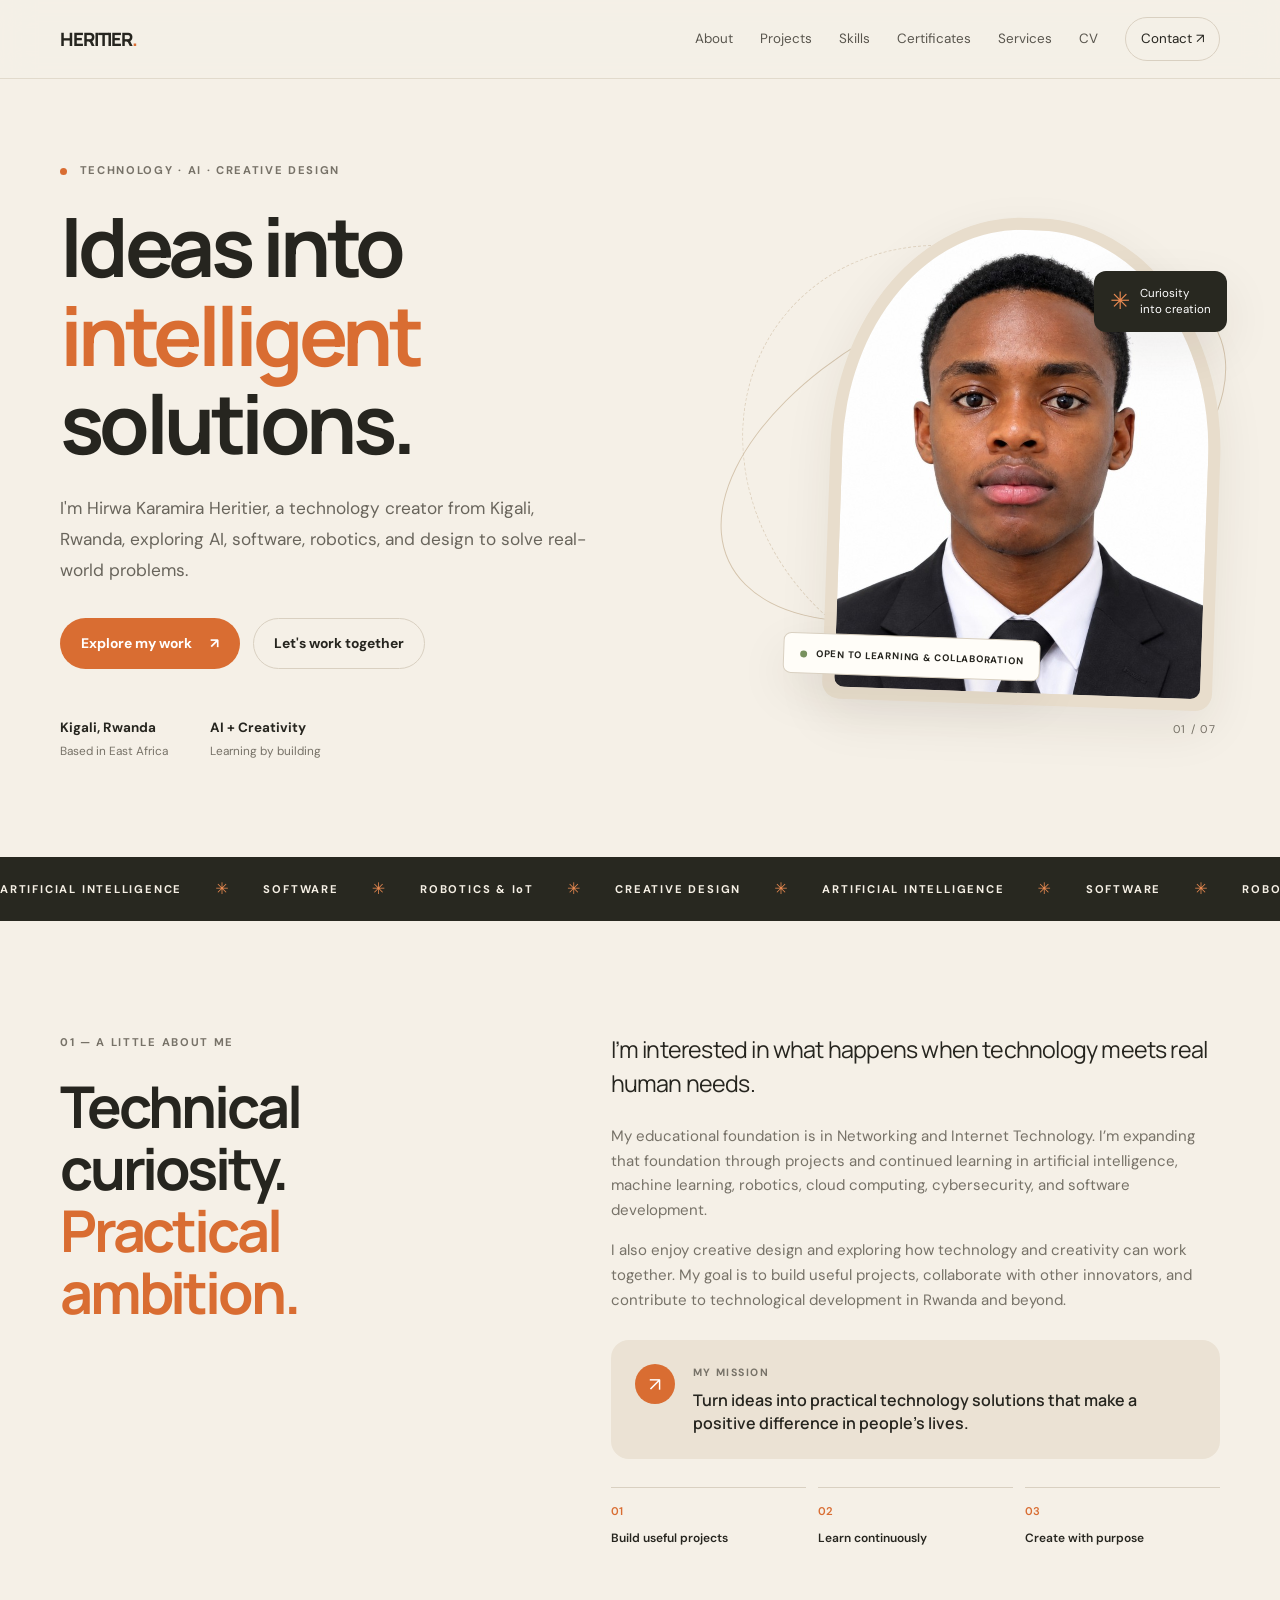
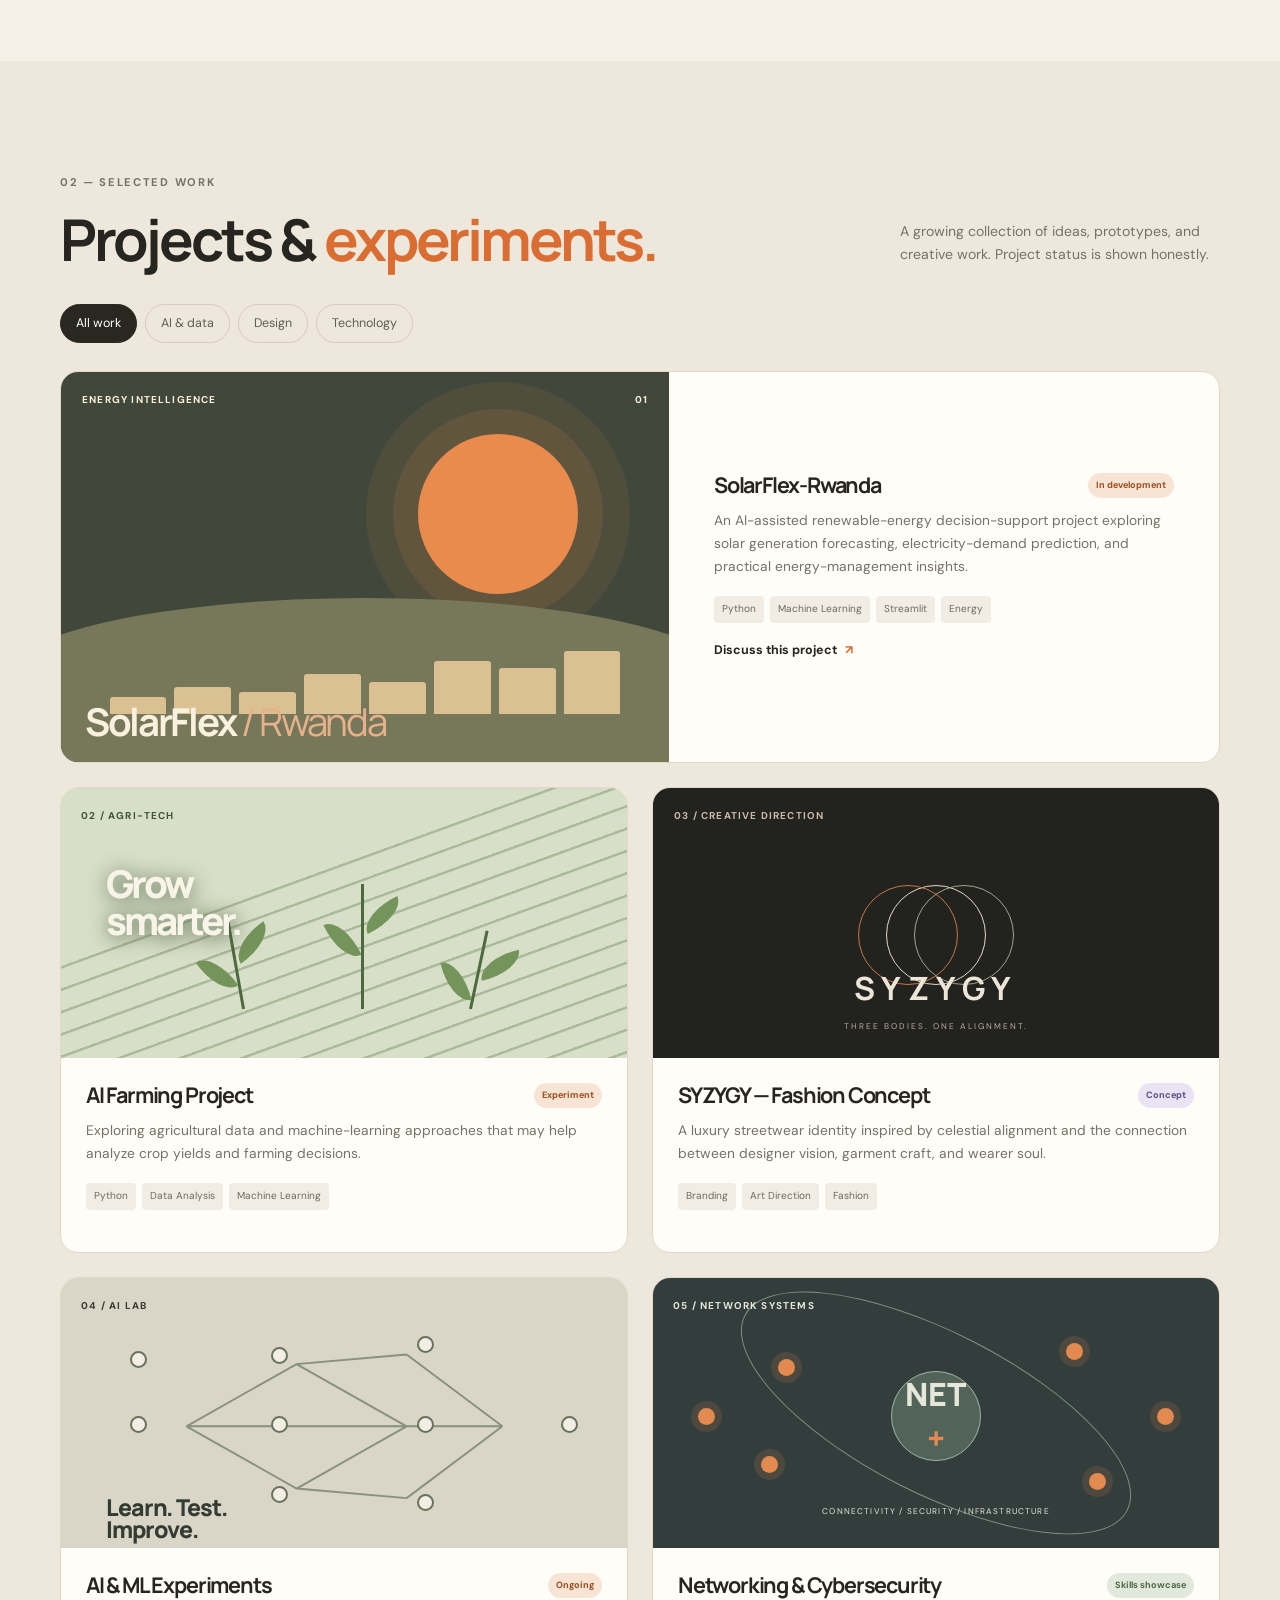
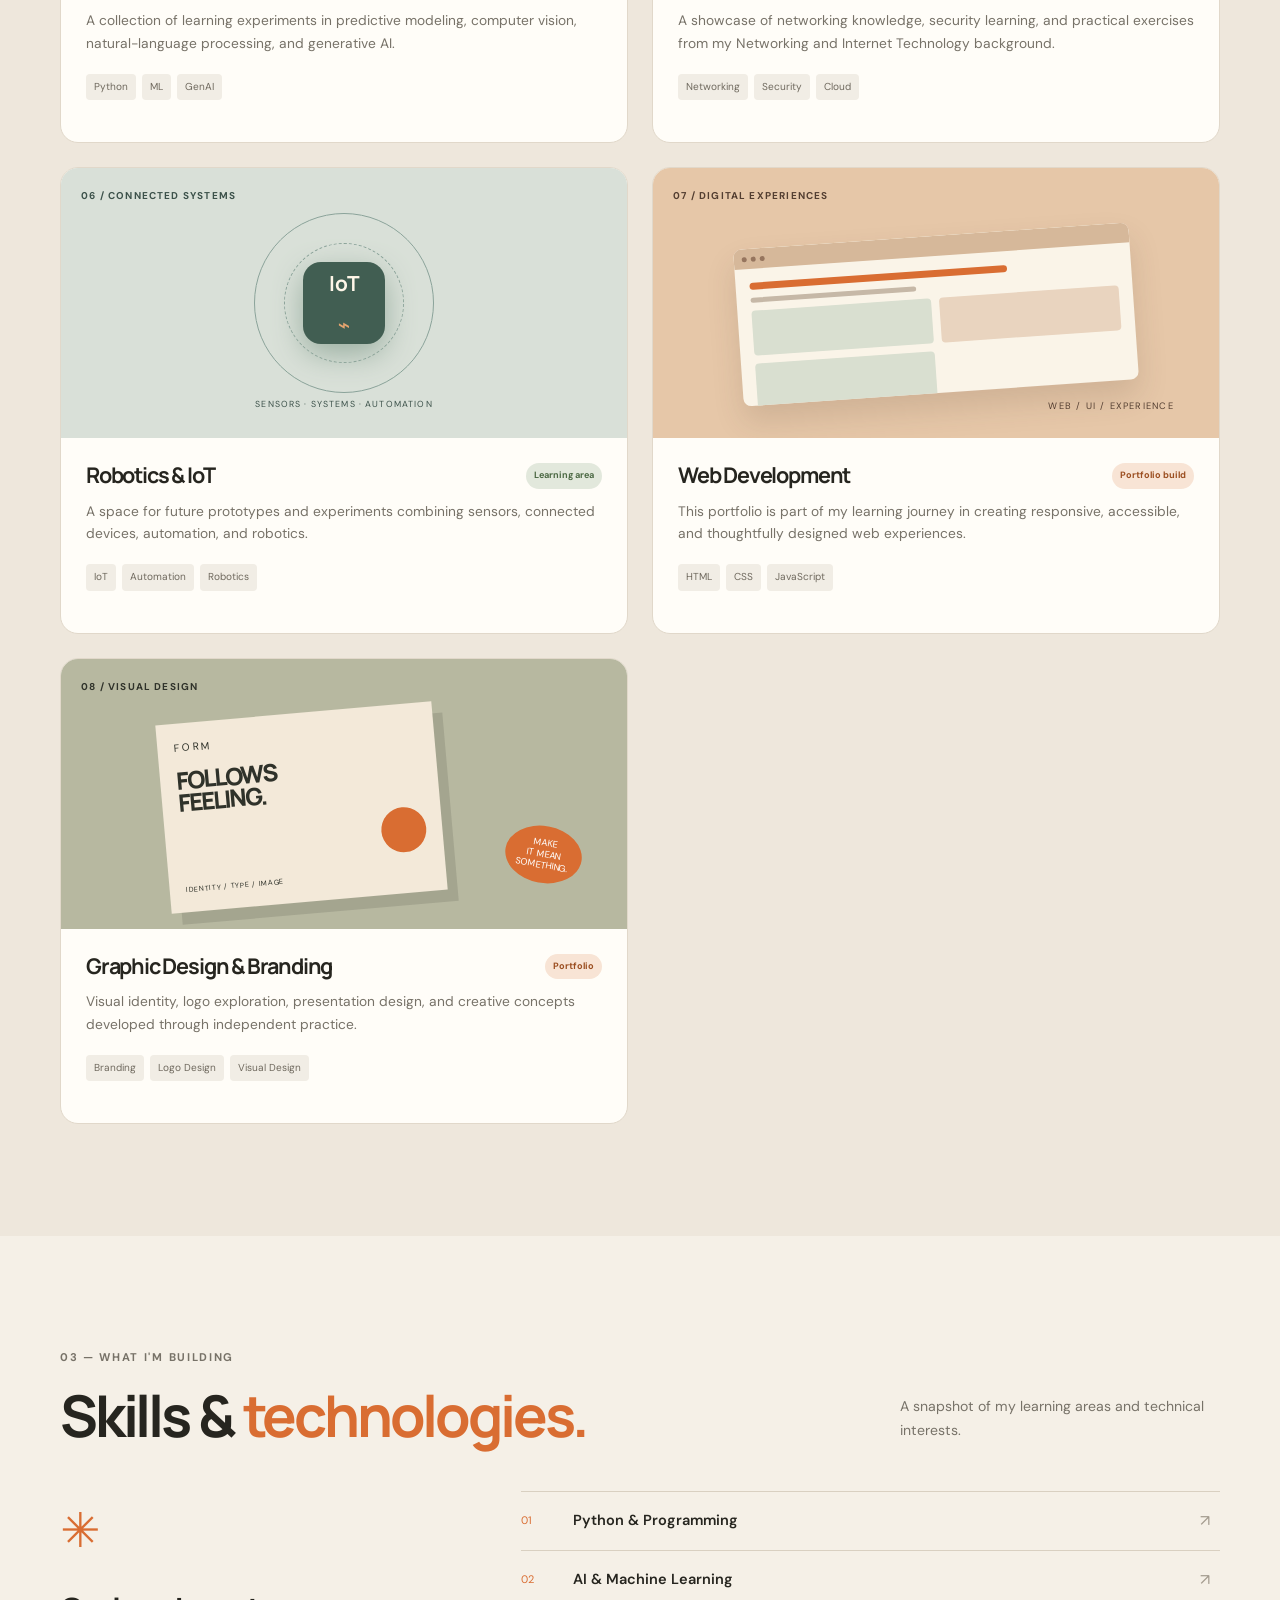
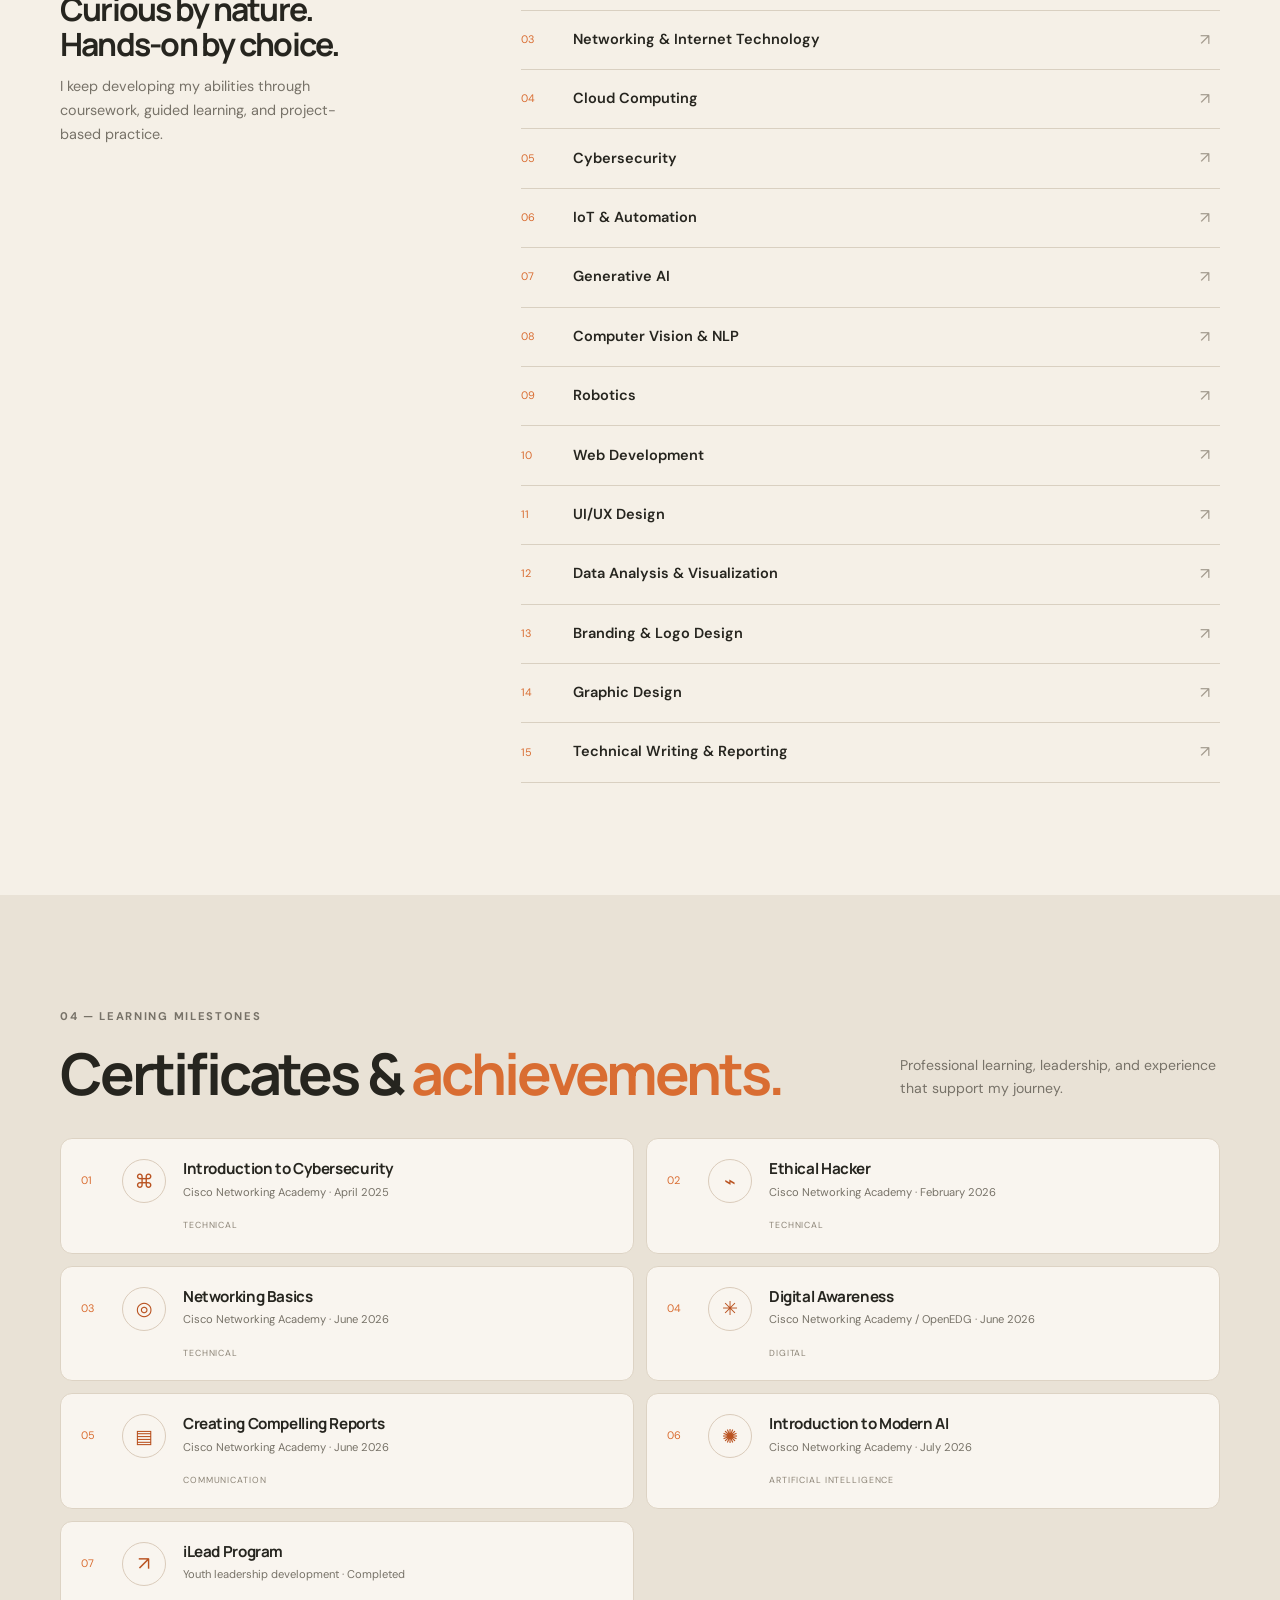
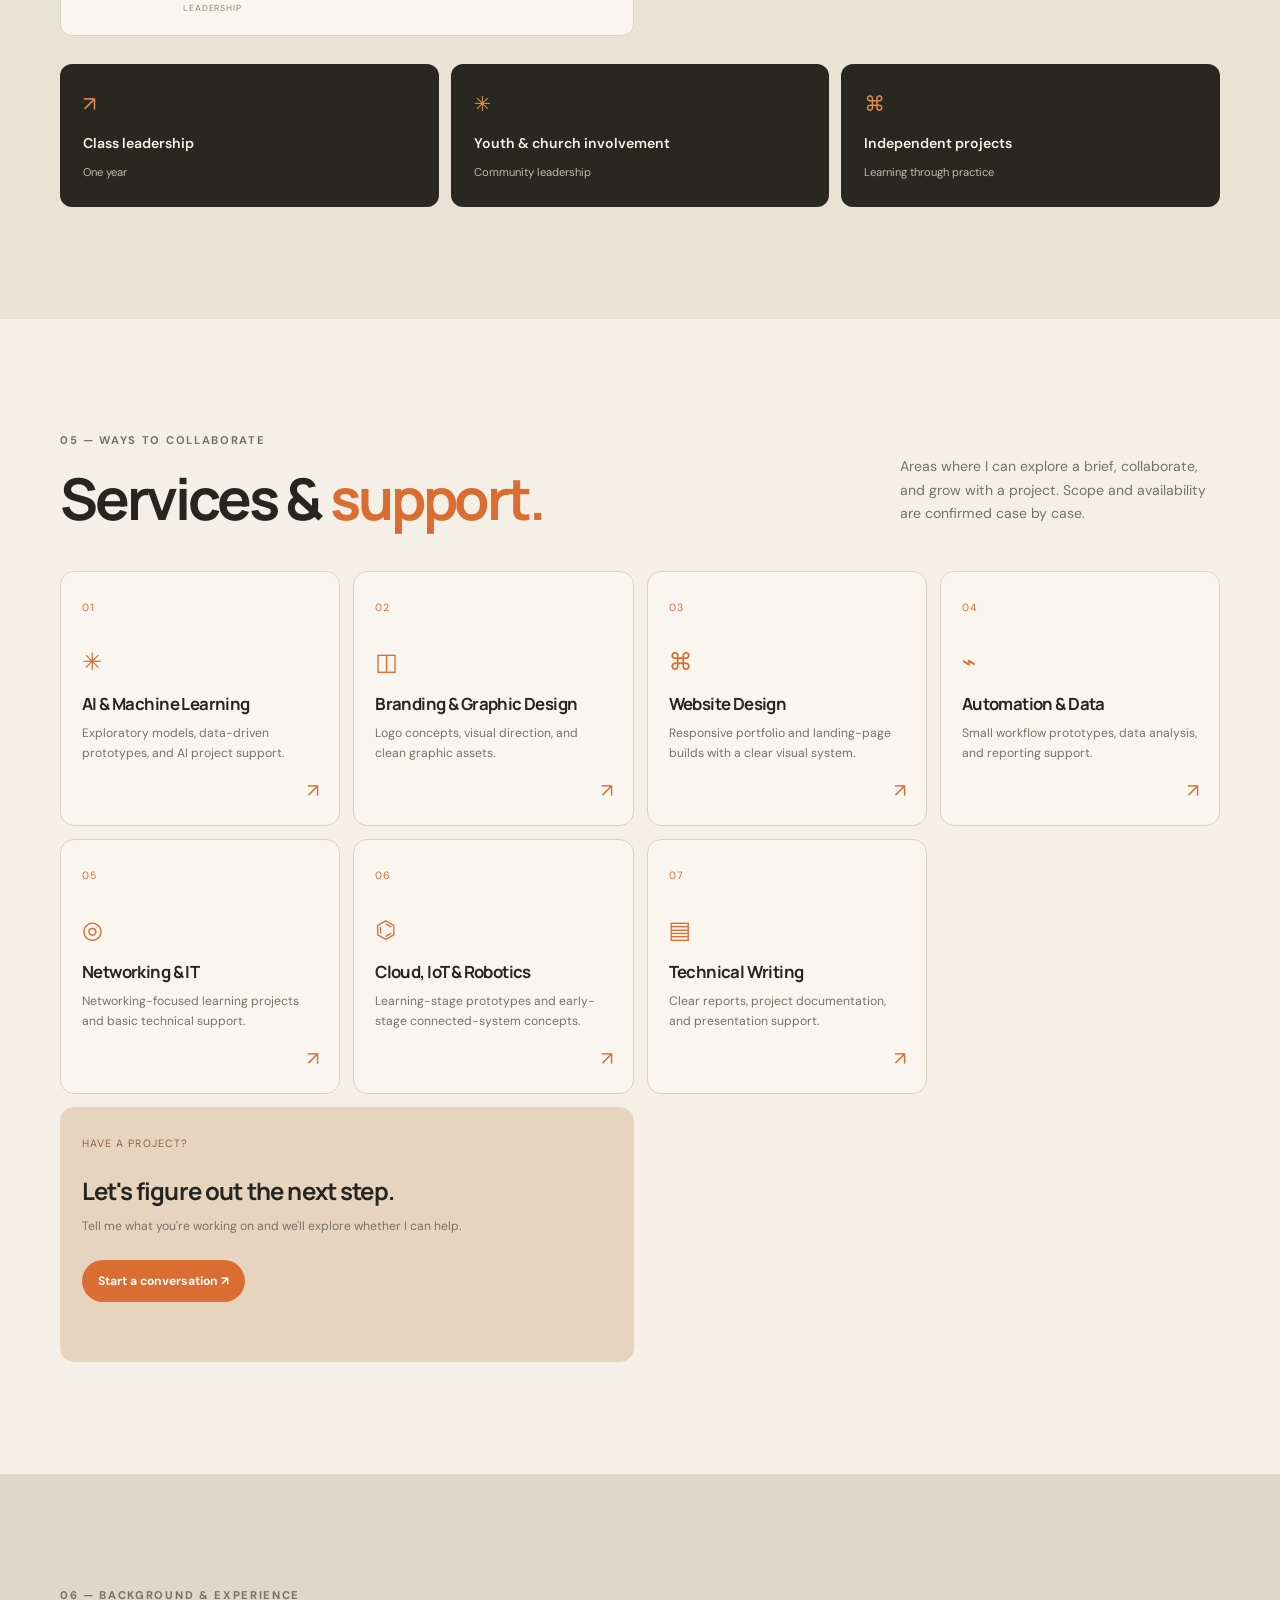
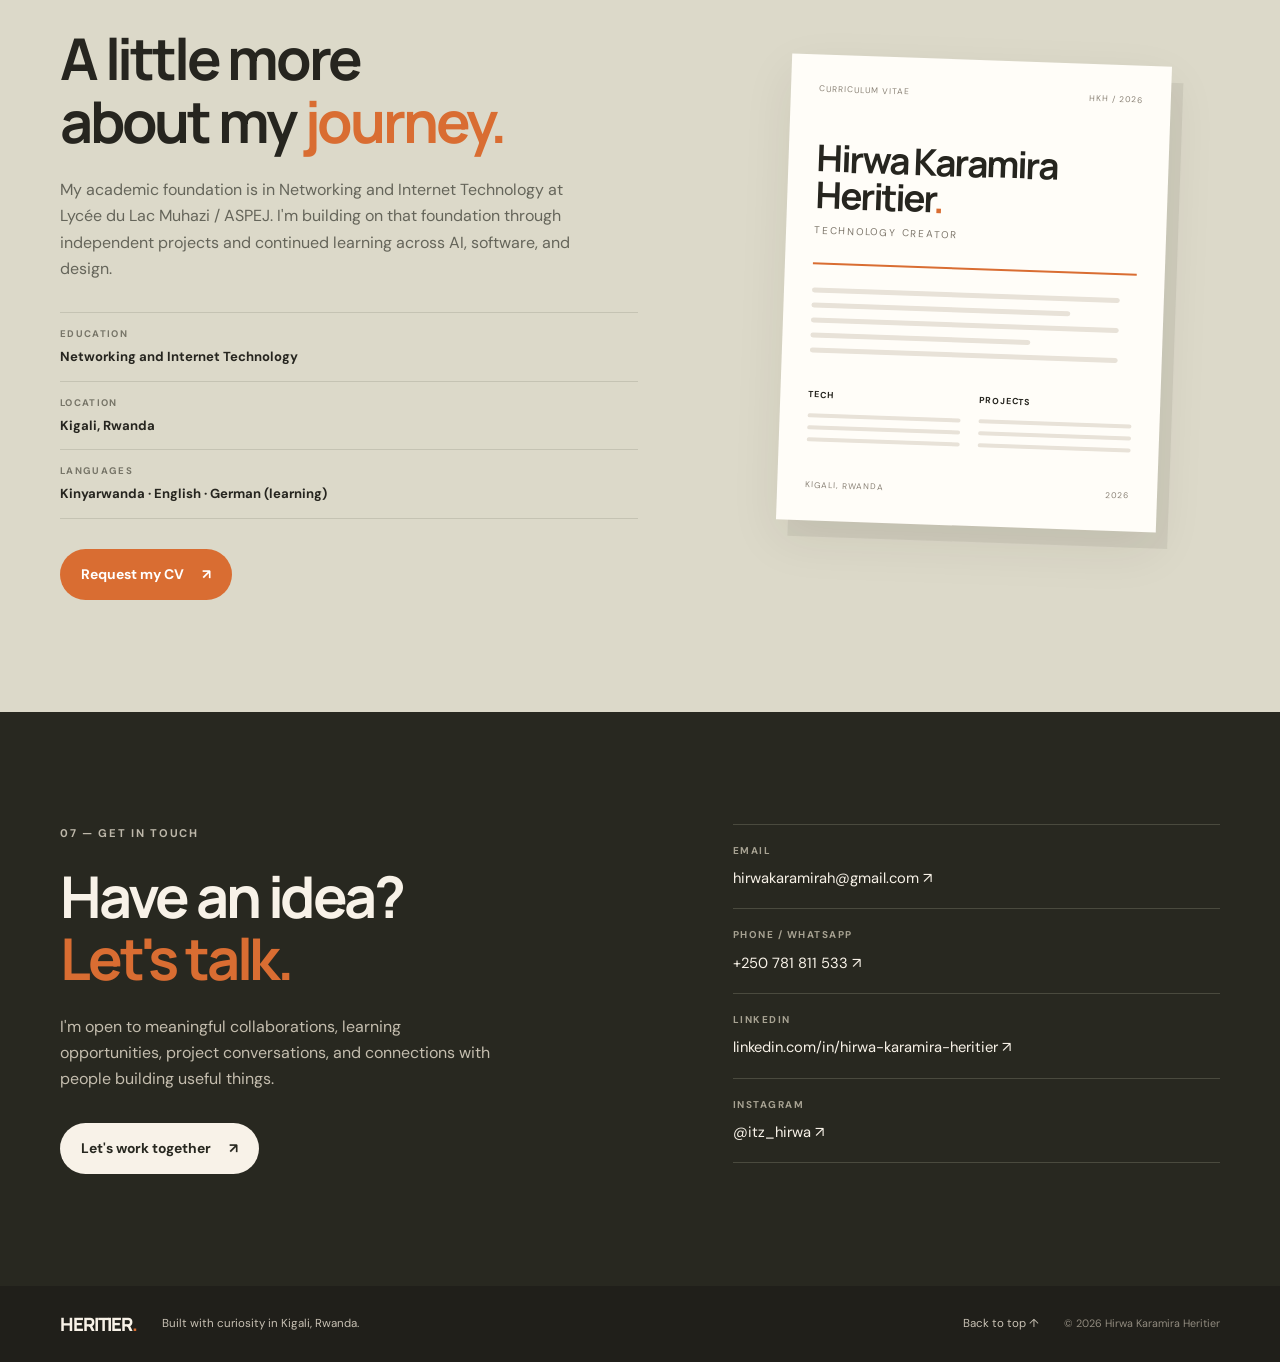
<file: index.html>
<!DOCTYPE html>
<html lang="en">
<head>
  <meta charset="UTF-8" />
  <meta name="viewport" content="width=device-width, initial-scale=1.0" />
  <meta name="description" content="Hirwa Karamira Heritier — technology creator exploring AI, software, robotics, networking, and design in Kigali, Rwanda." />
  <meta name="theme-color" content="#f5f0e7" />
  <title>Hirwa Karamira Heritier | Technology Creator</title>
  <link rel="preconnect" href="https://fonts.googleapis.com">
  <link rel="preconnect" href="https://fonts.gstatic.com" crossorigin>
  <link href="https://fonts.googleapis.com/css2?family=DM+Sans:wght@400;500;600;700&family=Manrope:wght@400;500;600;700;800&display=swap" rel="stylesheet">
  <link rel="stylesheet" href="style.css" />
  <noscript><style>.reveal{opacity:1!important;transform:none!important}</style></noscript>
  <script src="script.js" defer></script>
</head>
<body>
  <a class="skip-link" href="#main">Skip to content</a>
  <header class="site-header">
    <nav class="nav container" aria-label="Main navigation">
      <a class="brand" href="#home" aria-label="Heritier home">HERITIER<span>.</span></a>
      <button class="menu-toggle" id="menuToggle" aria-expanded="false" aria-controls="navLinks" aria-label="Open navigation">
        <span></span><span></span><span></span>
      </button>
      <div class="nav-links" id="navLinks">
        <a href="#about">About</a>
        <a href="#projects">Projects</a>
        <a href="#skills">Skills</a>
        <a href="#certificates">Certificates</a>
        <a href="#services">Services</a>
        <a href="#cv">CV</a>
        <a class="nav-contact" href="#contact">Contact <span aria-hidden="true">↗</span></a>
      </div>
    </nav>
  </header>

  <main id="main">
    <section class="hero section container" id="home">
      <div class="hero-copy reveal">
        <p class="eyebrow"><span class="eyebrow-dot"></span> TECHNOLOGY · AI · CREATIVE DESIGN</p>
        <h1>Ideas into<br><span>intelligent</span> solutions.</h1>
        <p class="hero-intro">I'm Hirwa Karamira Heritier, a technology creator from Kigali, Rwanda, exploring AI, software, robotics, and design to solve real-world problems.</p>
        <div class="hero-actions">
          <a class="button button-primary" href="#projects">Explore my work <span aria-hidden="true">↗</span></a>
          <a class="button button-quiet" href="#contact">Let's work together</a>
        </div>
        <div class="hero-meta">
          <div><strong>Kigali, Rwanda</strong><span>Based in East Africa</span></div>
          <div><strong>AI + Creativity</strong><span>Learning by building</span></div>
        </div>
      </div>
      <div class="hero-visual reveal">
        <div class="photo-frame">
          <!-- Replace images/profile-placeholder.svg with your own photo (e.g. images/profile.jpg) and update the src below. -->
          <img src="images/hirwa-karamira-heritier.jpg" alt="Portrait of Hirwa Karamira Heritier" id="profilePhoto" />
          <div class="photo-label"><span class="status-dot"></span> OPEN TO LEARNING & COLLABORATION</div>
        </div>
        <div class="orbit orbit-one"></div><div class="orbit orbit-two"></div>
        <div class="floating-note"><span class="note-icon">✳</span><span>Curiosity<br>into creation</span></div>
        <span class="hero-number">01 / 07</span>
      </div>
    </section>

    <section class="ticker" aria-label="Areas of interest">
      <div class="ticker-track"><span>ARTIFICIAL INTELLIGENCE</span><i>✳</i><span>SOFTWARE</span><i>✳</i><span>ROBOTICS & IoT</span><i>✳</i><span>CREATIVE DESIGN</span><i>✳</i><span>ARTIFICIAL INTELLIGENCE</span><i>✳</i><span>SOFTWARE</span><i>✳</i><span>ROBOTICS & IoT</span><i>✳</i><span>CREATIVE DESIGN</span><i>✳</i></div>
    </section>

    <section class="section container section-grid" id="about">
      <div class="section-heading reveal"><p class="eyebrow">01 — A LITTLE ABOUT ME</p><h2>Technical curiosity.<br><span>Practical ambition.</span></h2></div>
      <div class="about-copy reveal">
        <p class="large-copy">I’m interested in what happens when technology meets real human needs.</p>
        <p>My educational foundation is in Networking and Internet Technology. I’m expanding that foundation through projects and continued learning in artificial intelligence, machine learning, robotics, cloud computing, cybersecurity, and software development.</p>
        <p>I also enjoy creative design and exploring how technology and creativity can work together. My goal is to build useful projects, collaborate with other innovators, and contribute to technological development in Rwanda and beyond.</p>
        <div class="mission-card"><span class="mission-mark">↗</span><div><span class="small-label">MY MISSION</span><p>Turn ideas into practical technology solutions that make a positive difference in people's lives.</p></div></div>
        <div class="about-facts">
          <div><span class="fact-number">01</span><span>Build useful projects</span></div>
          <div><span class="fact-number">02</span><span>Learn continuously</span></div>
          <div><span class="fact-number">03</span><span>Create with purpose</span></div>
        </div>
      </div>
    </section>

    <section class="section projects-section" id="projects">
      <div class="container">
        <div class="section-topline reveal"><div><p class="eyebrow">02 — SELECTED WORK</p><h2>Projects & <span>experiments.</span></h2></div><p class="section-note">A growing collection of ideas, prototypes, and creative work. Project status is shown honestly.</p></div>
        <div class="filter-row reveal" role="group" aria-label="Filter projects">
          <button class="filter-button active" data-filter="all" aria-pressed="true">All work</button>
          <button class="filter-button" data-filter="ai" aria-pressed="false">AI & data</button>
          <button class="filter-button" data-filter="design" aria-pressed="false">Design</button>
          <button class="filter-button" data-filter="tech" aria-pressed="false">Technology</button>
        </div>
        <div class="project-grid">
          <article class="project-card project-featured reveal" data-category="ai">
            <div class="project-art art-solar"><div class="art-top"><span>ENERGY INTELLIGENCE</span><span>01</span></div><div class="solar-sun"></div><div class="solar-horizon"></div><div class="mini-chart"><i style="height:24%"></i><i style="height:38%"></i><i style="height:31%"></i><i style="height:57%"></i><i style="height:46%"></i><i style="height:76%"></i><i style="height:66%"></i><i style="height:90%"></i></div><div class="art-caption">SolarFlex<span> / Rwanda</span></div></div>
            <div class="project-info"><div class="project-title-line"><h3>SolarFlex-Rwanda</h3><span class="status status-progress">In development</span></div><p>An AI-assisted renewable-energy decision-support project exploring solar generation forecasting, electricity-demand prediction, and practical energy-management insights.</p><div class="tag-row"><span>Python</span><span>Machine Learning</span><span>Streamlit</span><span>Energy</span></div><a href="#contact" class="text-link">Discuss this project <span>↗</span></a></div>
          </article>
          <article class="project-card reveal" data-category="ai">
            <div class="project-art art-farming"><span class="art-index">02 / AGRI-TECH</span><div class="field-lines"></div><div class="plant plant-one"></div><div class="plant plant-two"></div><div class="plant plant-three"></div><div class="art-word">Grow<br>smarter.</div></div>
            <div class="project-info"><div class="project-title-line"><h3>AI Farming Project</h3><span class="status status-progress">Experiment</span></div><p>Exploring agricultural data and machine-learning approaches that may help analyze crop yields and farming decisions.</p><div class="tag-row"><span>Python</span><span>Data Analysis</span><span>Machine Learning</span></div></div>
          </article>
          <article class="project-card reveal" data-category="design">
            <div class="project-art art-syzygy"><span class="art-index">03 / CREATIVE DIRECTION</span><div class="syzygy-rings"><i></i><i></i><i></i></div><div class="syzygy-name">SYZYGY</div><div class="syzygy-caption">THREE BODIES. ONE ALIGNMENT.</div></div>
            <div class="project-info"><div class="project-title-line"><h3>SYZYGY — Fashion Concept</h3><span class="status status-concept">Concept</span></div><p>A luxury streetwear identity inspired by celestial alignment and the connection between designer vision, garment craft, and wearer soul.</p><div class="tag-row"><span>Branding</span><span>Art Direction</span><span>Fashion</span></div></div>
          </article>
          <article class="project-card reveal" data-category="ai">
            <div class="project-art art-ml"><span class="art-index">04 / AI LAB</span><div class="neural-network"><b></b><b></b><b></b><b></b><b></b><b></b><b></b><b></b><b></b><svg viewBox="0 0 400 220" aria-hidden="true"><path d="M35 110 L150 45 L265 35 M35 110 L150 110 L265 110 M35 110 L150 175 L265 185 M265 35 L365 110 M265 110 L365 110 M265 185 L365 110 M150 45 L265 110 M150 175 L265 110"/></svg></div><div class="ml-title">Learn. Test.<br>Improve.</div></div>
            <div class="project-info"><div class="project-title-line"><h3>AI & ML Experiments</h3><span class="status status-progress">Ongoing</span></div><p>A collection of learning experiments in predictive modeling, computer vision, natural-language processing, and generative AI.</p><div class="tag-row"><span>Python</span><span>ML</span><span>GenAI</span></div></div>
          </article>
          <article class="project-card reveal" data-category="tech">
            <div class="project-art art-network"><span class="art-index">05 / NETWORK SYSTEMS</span><div class="network-center">NET<span>+</span></div><div class="network-node n1"></div><div class="network-node n2"></div><div class="network-node n3"></div><div class="network-node n4"></div><div class="network-node n5"></div><div class="network-node n6"></div><div class="network-lines"></div><p>CONNECTIVITY / SECURITY / INFRASTRUCTURE</p></div>
            <div class="project-info"><div class="project-title-line"><h3>Networking & Cybersecurity</h3><span class="status status-learning">Skills showcase</span></div><p>A showcase of networking knowledge, security learning, and practical exercises from my Networking and Internet Technology background.</p><div class="tag-row"><span>Networking</span><span>Security</span><span>Cloud</span></div></div>
          </article>
          <article class="project-card reveal" data-category="tech">
            <div class="project-art art-iot"><span class="art-index">06 / CONNECTED SYSTEMS</span><div class="iot-ring ring-a"></div><div class="iot-ring ring-b"></div><div class="iot-chip"><span>IoT</span><i>⌁</i></div><div class="iot-label">SENSORS · SYSTEMS · AUTOMATION</div></div>
            <div class="project-info"><div class="project-title-line"><h3>Robotics & IoT</h3><span class="status status-learning">Learning area</span></div><p>A space for future prototypes and experiments combining sensors, connected devices, automation, and robotics.</p><div class="tag-row"><span>IoT</span><span>Automation</span><span>Robotics</span></div></div>
          </article>
          <article class="project-card reveal" data-category="tech">
            <div class="project-art art-web"><span class="art-index">07 / DIGITAL EXPERIENCES</span><div class="browser-window"><div class="browser-bar"><i></i><i></i><i></i></div><div class="browser-content"><span></span><span></span><b></b><b></b><b></b></div></div><div class="web-label">WEB / UI / EXPERIENCE</div></div>
            <div class="project-info"><div class="project-title-line"><h3>Web Development</h3><span class="status status-progress">Portfolio build</span></div><p>This portfolio is part of my learning journey in creating responsive, accessible, and thoughtfully designed web experiences.</p><div class="tag-row"><span>HTML</span><span>CSS</span><span>JavaScript</span></div></div>
          </article>
          <article class="project-card reveal" data-category="design">
            <div class="project-art art-design"><span class="art-index">08 / VISUAL DESIGN</span><div class="design-poster"><span>FORM</span><b>FOLLOWS<br>FEELING.</b><i></i><small>IDENTITY / TYPE / IMAGE</small></div><div class="design-sticker">MAKE<br>IT MEAN<br>SOMETHING.</div></div>
            <div class="project-info"><div class="project-title-line"><h3>Graphic Design & Branding</h3><span class="status status-progress">Portfolio</span></div><p>Visual identity, logo exploration, presentation design, and creative concepts developed through independent practice.</p><div class="tag-row"><span>Branding</span><span>Logo Design</span><span>Visual Design</span></div></div>
          </article>
        </div>
      </div>
    </section>

    <section class="section container" id="skills">
      <div class="section-topline reveal"><div><p class="eyebrow">03 — WHAT I'M BUILDING</p><h2>Skills & <span>technologies.</span></h2></div><p class="section-note">A snapshot of my learning areas and technical interests.</p></div>
      <div class="skills-layout">
        <div class="skills-intro reveal"><span class="big-asterisk">✳</span><h3>Curious by nature.<br>Hands-on by choice.</h3><p>I keep developing my abilities through coursework, guided learning, and project-based practice.</p></div>
        <div class="skills-list reveal">
          <div class="skill-item"><span>01</span><b>Python & Programming</b><i>↗</i></div>
          <div class="skill-item"><span>02</span><b>AI & Machine Learning</b><i>↗</i></div>
          <div class="skill-item"><span>03</span><b>Networking & Internet Technology</b><i>↗</i></div>
          <div class="skill-item"><span>04</span><b>Cloud Computing</b><i>↗</i></div>
          <div class="skill-item"><span>05</span><b>Cybersecurity</b><i>↗</i></div>
          <div class="skill-item"><span>06</span><b>IoT & Automation</b><i>↗</i></div>
          <div class="skill-item"><span>07</span><b>Generative AI</b><i>↗</i></div>
          <div class="skill-item"><span>08</span><b>Computer Vision & NLP</b><i>↗</i></div>
          <div class="skill-item"><span>09</span><b>Robotics</b><i>↗</i></div>
          <div class="skill-item"><span>10</span><b>Web Development</b><i>↗</i></div>
          <div class="skill-item"><span>11</span><b>UI/UX Design</b><i>↗</i></div>
          <div class="skill-item"><span>12</span><b>Data Analysis & Visualization</b><i>↗</i></div>
          <div class="skill-item"><span>13</span><b>Branding & Logo Design</b><i>↗</i></div>
          <div class="skill-item"><span>14</span><b>Graphic Design</b><i>↗</i></div>
          <div class="skill-item"><span>15</span><b>Technical Writing & Reporting</b><i>↗</i></div>
        </div>
      </div>
    </section>

    <section class="section certificates-section" id="certificates">
      <div class="container">
        <div class="section-topline reveal"><div><p class="eyebrow">04 — LEARNING MILESTONES</p><h2>Certificates & <span>achievements.</span></h2></div><p class="section-note">Professional learning, leadership, and experience that support my journey.</p></div>
        <div class="certificate-grid">
          <article class="certificate-card reveal"><span class="cert-number">01</span><div class="cert-icon">⌘</div><div><h3>Introduction to Cybersecurity</h3><p>Cisco Networking Academy · April 2025</p></div><span class="cert-type">TECHNICAL</span></article>
          <article class="certificate-card reveal"><span class="cert-number">02</span><div class="cert-icon">⌁</div><div><h3>Ethical Hacker</h3><p>Cisco Networking Academy · February 2026</p></div><span class="cert-type">TECHNICAL</span></article>
          <article class="certificate-card reveal"><span class="cert-number">03</span><div class="cert-icon">◎</div><div><h3>Networking Basics</h3><p>Cisco Networking Academy · June 2026</p></div><span class="cert-type">TECHNICAL</span></article>
          <article class="certificate-card reveal"><span class="cert-number">04</span><div class="cert-icon">✳</div><div><h3>Digital Awareness</h3><p>Cisco Networking Academy / OpenEDG · June 2026</p></div><span class="cert-type">DIGITAL</span></article>
          <article class="certificate-card reveal"><span class="cert-number">05</span><div class="cert-icon">▤</div><div><h3>Creating Compelling Reports</h3><p>Cisco Networking Academy · June 2026</p></div><span class="cert-type">COMMUNICATION</span></article>
          <article class="certificate-card reveal"><span class="cert-number">06</span><div class="cert-icon">✺</div><div><h3>Introduction to Modern AI</h3><p>Cisco Networking Academy · July 2026</p></div><span class="cert-type">ARTIFICIAL INTELLIGENCE</span></article>
          <article class="certificate-card reveal"><span class="cert-number">07</span><div class="cert-icon">↗</div><div><h3>iLead Program</h3><p>Youth leadership development · Completed</p></div><span class="cert-type">LEADERSHIP</span></article>
        </div>
        <div class="achievement-strip reveal"><div><span class="achievement-symbol">↗</span><p>Class leadership</p><small>One year</small></div><div><span class="achievement-symbol">✳</span><p>Youth & church involvement</p><small>Community leadership</small></div><div><span class="achievement-symbol">⌘</span><p>Independent projects</p><small>Learning through practice</small></div></div>
      </div>
    </section>

    <section class="section container" id="services">
      <div class="section-topline reveal"><div><p class="eyebrow">05 — WAYS TO COLLABORATE</p><h2>Services & <span>support.</span></h2></div><p class="section-note">Areas where I can explore a brief, collaborate, and grow with a project. Scope and availability are confirmed case by case.</p></div>
      <div class="services-grid">
        <article class="service-card reveal"><span>01</span><div class="service-icon">✳</div><h3>AI & Machine Learning</h3><p>Exploratory models, data-driven prototypes, and AI project support.</p><a href="#contact" aria-label="Ask about AI and machine learning services">↗</a></article>
        <article class="service-card reveal"><span>02</span><div class="service-icon">◫</div><h3>Branding & Graphic Design</h3><p>Logo concepts, visual direction, and clean graphic assets.</p><a href="#contact" aria-label="Ask about branding and graphic design">↗</a></article>
        <article class="service-card reveal"><span>03</span><div class="service-icon">⌘</div><h3>Website Design</h3><p>Responsive portfolio and landing-page builds with a clear visual system.</p><a href="#contact" aria-label="Ask about website design">↗</a></article>
        <article class="service-card reveal"><span>04</span><div class="service-icon">⌁</div><h3>Automation & Data</h3><p>Small workflow prototypes, data analysis, and reporting support.</p><a href="#contact" aria-label="Ask about automation and data">↗</a></article>
        <article class="service-card reveal"><span>05</span><div class="service-icon">◎</div><h3>Networking & IT</h3><p>Networking-focused learning projects and basic technical support.</p><a href="#contact" aria-label="Ask about networking and IT">↗</a></article>
        <article class="service-card reveal"><span>06</span><div class="service-icon">⌬</div><h3>Cloud, IoT & Robotics</h3><p>Learning-stage prototypes and early-stage connected-system concepts.</p><a href="#contact" aria-label="Ask about cloud, IoT and robotics">↗</a></article>
        <article class="service-card reveal"><span>07</span><div class="service-icon">▤</div><h3>Technical Writing</h3><p>Clear reports, project documentation, and presentation support.</p><a href="#contact" aria-label="Ask about technical writing">↗</a></article>
        <article class="service-card service-cta reveal"><span>HAVE A PROJECT?</span><h3>Let's figure out the next step.</h3><p>Tell me what you're working on and we'll explore whether I can help.</p><a class="button button-primary" href="#contact">Start a conversation ↗</a></article>
      </div>
    </section>

    <section class="section cv-section" id="cv">
      <div class="container cv-layout">
        <div class="cv-copy reveal"><p class="eyebrow">06 — BACKGROUND & EXPERIENCE</p><h2>A little more<br>about my <span>journey.</span></h2><p>My academic foundation is in Networking and Internet Technology at Lycée du Lac Muhazi / ASPEJ. I'm building on that foundation through independent projects and continued learning across AI, software, and design.</p><div class="cv-facts"><div><span>EDUCATION</span><b>Networking and Internet Technology</b></div><div><span>LOCATION</span><b>Kigali, Rwanda</b></div><div><span>LANGUAGES</span><b>Kinyarwanda · English · German (learning)</b></div></div><a class="button button-primary" href="mailto:hirwakaramirah@gmail.com?subject=CV%20request">Request my CV <span>↗</span></a></div>
        <div class="cv-preview reveal"><div class="cv-paper" aria-hidden="true"><div class="cv-paper-top"><span>CURRICULUM VITAE</span><span>HKH / 2026</span></div><h3>Hirwa Karamira<br>Heritier<span>.</span></h3><p class="cv-role">TECHNOLOGY CREATOR</p><div class="cv-line"></div><div class="cv-lines"><i></i><i></i><i></i><i></i><i></i></div><div class="cv-mini-grid"><div><b>TECH</b><i></i><i></i><i></i></div><div><b>PROJECTS</b><i></i><i></i><i></i></div></div><div class="cv-paper-bottom">KIGALI, RWANDA <span>2026</span></div></div></div>
      </div>
    </section>

    <section class="contact-section section" id="contact">
      <div class="container contact-layout">
        <div class="contact-copy reveal"><p class="eyebrow">07 — GET IN TOUCH</p><h2>Have an idea?<br><span>Let's talk.</span></h2><p>I'm open to meaningful collaborations, learning opportunities, project conversations, and connections with people building useful things.</p><a class="button button-light" href="mailto:hirwakaramirah@gmail.com?subject=Portfolio%20inquiry">Let's work together <span>↗</span></a></div>
        <div class="contact-details reveal">
          <div class="contact-detail"><span>EMAIL</span><a href="mailto:hirwakaramirah@gmail.com">hirwakaramirah@gmail.com ↗</a></div>
          <div class="contact-detail"><span>PHONE / WHATSAPP</span><a href="tel:+250781811533">+250 781 811 533 ↗</a></div>
          <div class="contact-detail"><span>LINKEDIN</span><a href="https://www.linkedin.com/in/hirwa-karamira-heritier-447a8b438/" target="_blank" rel="noopener noreferrer">linkedin.com/in/hirwa-karamira-heritier ↗</a></div>
          <div class="contact-detail"><span>INSTAGRAM</span><a href="https://www.instagram.com/itz_hirwa/" target="_blank" rel="noopener noreferrer">@itz_hirwa ↗</a></div>
          <!-- GitHub: when you have a profile, add this block back:
          <div class="contact-detail"><span>GITHUB</span><a href="https://github.com/YOUR-USERNAME" target="_blank" rel="noopener noreferrer">github.com/YOUR-USERNAME ↗</a></div> -->
        </div>
      </div>
    </section>
  </main>

  <footer class="site-footer">
    <div class="container footer-inner"><a class="brand" href="#home">HERITIER<span>.</span></a><p>Built with curiosity in Kigali, Rwanda.</p><a href="#home" class="back-top">Back to top ↑</a><span class="copyright">© <span id="year">2026</span> Hirwa Karamira Heritier</span></div>
  </footer>
</body>
</html>
</file>
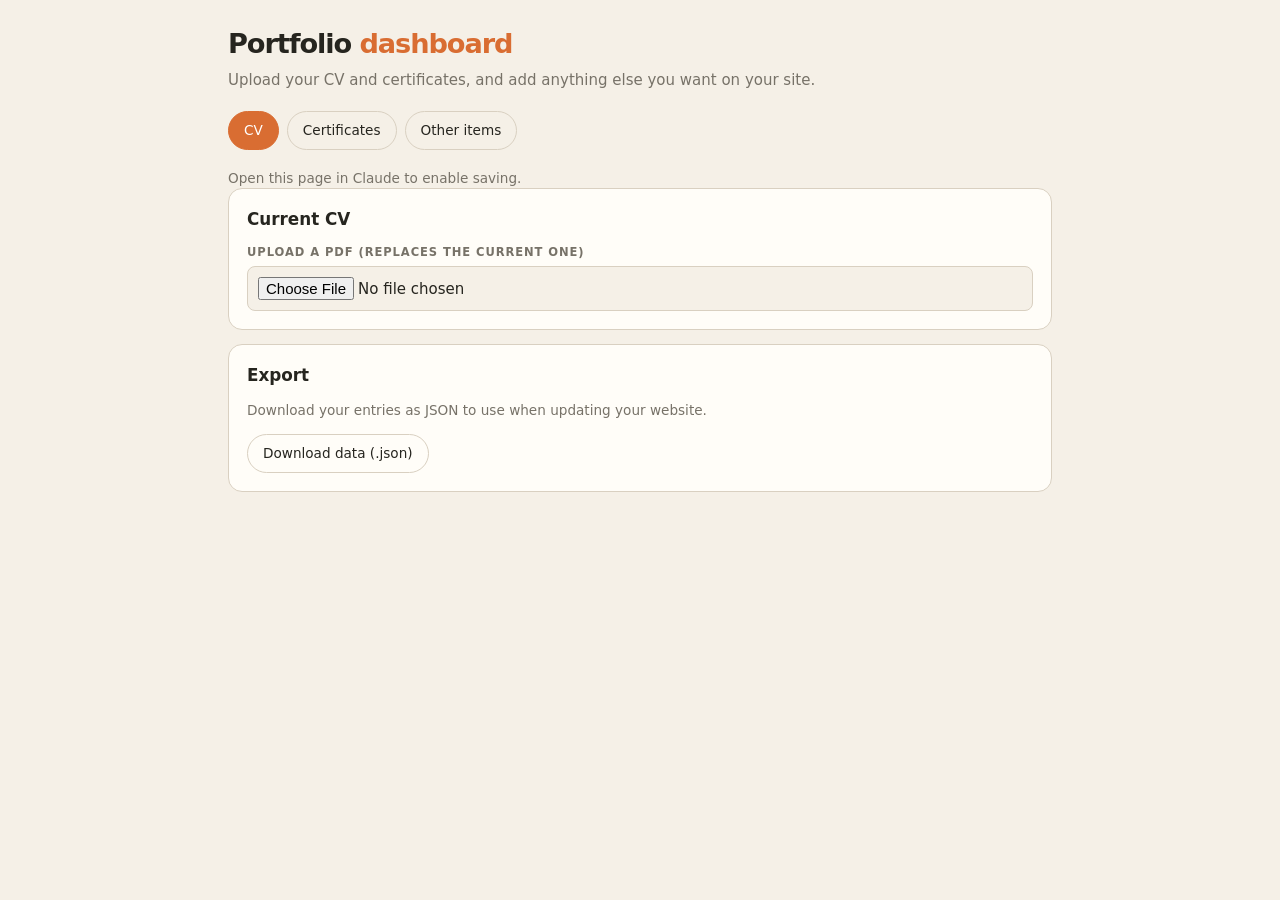
<file: heritier-dashboard.html>
<!DOCTYPE html>
<html lang="en">
<head>
<meta charset="UTF-8">
<meta name="viewport" content="width=device-width, initial-scale=1, viewport-fit=cover">
<title>Heritier — Portfolio Dashboard</title>
<style>
:root{--bg:#f5f0e7;--card:#fffdf8;--ink:#26251f;--muted:#777268;--line:#d9d0c1;--or:#d96d32;--dark:#282820;box-sizing:border-box;padding-top:env(safe-area-inset-top,0px);padding-bottom:env(safe-area-inset-bottom,0px)}
@media (prefers-color-scheme:dark){:root:not([data-theme="light"]){--bg:#1f1e19;--card:#2a2923;--ink:#f3ecdf;--muted:#a9a394;--line:#45433a;--or:#e88b4d;--dark:#f3ecdf;color-scheme:dark}}
:root[data-theme="dark"]{--bg:#1f1e19;--card:#2a2923;--ink:#f3ecdf;--muted:#a9a394;--line:#45433a;--or:#e88b4d;--dark:#f3ecdf;color-scheme:dark}
*{box-sizing:border-box}html,body{margin:0}body{background:var(--bg);color:var(--ink);font:15px/1.5 "DM Sans",system-ui,-apple-system,"Segoe UI",sans-serif}
.wrap{max-width:860px;margin:0 auto;padding:24px 18px 60px}
h1{font-size:1.7rem;margin:0 0 4px;letter-spacing:-.04em}h1 span{color:var(--or)}
.sub{color:var(--muted);margin:0 0 20px}
.tabs{display:flex;gap:8px;flex-wrap:wrap;margin-bottom:18px}
.tab,.btn{border:1px solid var(--line);background:transparent;color:var(--ink);padding:8px 15px;border-radius:999px;cursor:pointer;font:inherit;font-size:.85rem}
.tab.on,.btn.pri{background:var(--or);border-color:var(--or);color:#fff}
.card{background:var(--card);border:1px solid var(--line);border-radius:14px;padding:18px;margin-bottom:14px}
.card h2{font-size:1.05rem;margin:0 0 12px}
label{display:block;font-size:.72rem;letter-spacing:.08em;color:var(--muted);margin:10px 0 4px;font-weight:700}
input,textarea,select{width:100%;padding:10px;border:1px solid var(--line);border-radius:8px;background:var(--bg);color:var(--ink);font:inherit}
.row{display:flex;gap:10px;flex-wrap:wrap}.row>*{flex:1;min-width:150px}
.item{display:flex;justify-content:space-between;align-items:center;gap:10px;padding:12px 0;border-top:1px solid var(--line);flex-wrap:wrap}
.item:first-of-type{border-top:0}.item b{display:block}.item small{color:var(--muted)}
.acts{display:flex;gap:8px}.acts a,.acts button{font-size:.8rem;color:var(--or);background:none;border:0;cursor:pointer;text-decoration:underline;padding:0;font-family:inherit}
.msg{font-size:.85rem;color:var(--muted);margin-top:8px}.empty{color:var(--muted);padding:6px 0}
.hide{display:none}
</style>
</head>
<body>
<div class="wrap">
  <h1>Portfolio <span>dashboard</span></h1>
  <p class="sub">Upload your CV and certificates, and add anything else you want on your site.</p>
  <div class="tabs" id="tabs">
    <button class="tab on" data-t="cv">CV</button>
    <button class="tab" data-t="cert">Certificates</button>
    <button class="tab" data-t="other">Other items</button>
  </div>
  <div id="status" class="msg">Connecting…</div>

  <section id="p-cv">
    <div class="card"><h2>Current CV</h2><div id="l-cv"></div>
      <label for="f-cv">UPLOAD A PDF (REPLACES THE CURRENT ONE)</label>
      <input type="file" id="f-cv" accept="application/pdf">
    </div>
  </section>

  <section id="p-cert" class="hide">
    <div class="card"><h2>Add a certificate</h2>
      <div class="row"><div><label for="c-title">TITLE</label><input id="c-title" placeholder="Introduction to Modern AI"></div>
      <div><label for="c-issuer">ISSUER</label><input id="c-issuer" placeholder="Cisco Networking Academy"></div>
      <div><label for="c-date">DATE</label><input id="c-date" placeholder="July 2026"></div></div>
      <label for="c-file">FILE (PDF OR IMAGE, OPTIONAL)</label><input type="file" id="c-file" accept="application/pdf,image/*">
      <p><button class="btn pri" id="c-add">Add certificate</button></p>
    </div>
    <div class="card"><h2>Your certificates</h2><div id="l-cert"></div></div>
  </section>

  <section id="p-other" class="hide">
    <div class="card"><h2>Add something else</h2>
      <div class="row"><div><label for="o-title">TITLE</label><input id="o-title" placeholder="Project, award, article…"></div>
      <div><label for="o-kind">TYPE</label><select id="o-kind"><option>Project</option><option>Award</option><option>Experience</option><option>Article</option><option>Other</option></select></div></div>
      <label for="o-desc">DESCRIPTION</label><textarea id="o-desc" rows="3"></textarea>
      <label for="o-link">LINK (OPTIONAL)</label><input id="o-link" placeholder="https://…">
      <label for="o-file">FILE OR IMAGE (OPTIONAL)</label><input type="file" id="o-file">
      <p><button class="btn pri" id="o-add">Add item</button></p>
    </div>
    <div class="card"><h2>Your items</h2><div id="l-other"></div></div>
  </section>

  <div class="card"><h2>Export</h2><p class="msg" style="margin-top:0">Download your entries as JSON to use when updating your website.</p><button class="btn" id="export">Download data (.json)</button></div>
</div>

<script>
let db=null,assets=null,downloads=null,rows=[];
const $=id=>document.getElementById(id);
const esc=s=>String(s==null?"":s).replace(/[&<>"']/g,c=>({"&":"&amp;","<":"&lt;",">":"&gt;",'"':"&quot;","'":"&#39;"}[c]));
const safeUrl=u=>/^(https?:\/\/|\/_blob\/)/.test(u||"")?u:"";
const say=t=>{$("status").textContent=t};

document.querySelectorAll(".tab").forEach(b=>b.onclick=()=>{
  document.querySelectorAll(".tab").forEach(x=>x.classList.toggle("on",x===b));
  ["cv","cert","other"].forEach(k=>$("p-"+k).classList.toggle("hide",k!==b.dataset.t));
});

async function upload(file){
  if(!assets) throw new Error("Uploads are not available in this view (editor access needed).");
  if(file.size>20*1024*1024) throw new Error("File is over 20 MB.");
  return await assets.upload(file);
}
function render(){
  const by=t=>rows.filter(r=>r.type===t);
  const cv=by("cv")[0];
  $("l-cv").innerHTML=cv?`<div class="item"><div><b>${esc(cv.name)}</b><small>Uploaded ${esc(cv.added)}</small></div><div class="acts">${safeUrl(cv.url)?`<a href="${esc(cv.url)}" target="_blank" rel="noopener">View</a>`:""}<button data-del="${esc(cv.id)}">Delete</button></div></div>`:'<div class="empty">No CV uploaded yet.</div>';
  const list=(t)=>by(t).sort((a,b)=>b.ts-a.ts).map(r=>`<div class="item"><div><b>${esc(r.title)}</b><small>${esc([r.kind,r.issuer,r.date].filter(Boolean).join(" · "))}</small>${r.desc?`<small>${esc(r.desc)}</small>`:""}</div><div class="acts">${safeUrl(r.url)?`<a href="${esc(r.url)}" target="_blank" rel="noopener">File</a>`:""}${safeUrl(r.link)?`<a href="${esc(r.link)}" target="_blank" rel="noopener">Link</a>`:""}<button data-del="${esc(r.id)}">Delete</button></div></div>`).join("")||'<div class="empty">Nothing here yet.</div>';
  $("l-cert").innerHTML=list("cert");$("l-other").innerHTML=list("other");
  document.querySelectorAll("[data-del]").forEach(b=>b.onclick=async()=>{
    if(!confirm("Delete this entry?"))return;
    try{await db.collection("entries").doc(b.dataset.del).delete();}catch(e){say("Could not delete: "+(e.message||e.code));}
  });
}
async function addEntry(data,file){
  say("Saving…");
  try{
    if(file){const a=await upload(file);data.url=a.url;data.assetId=a.id;data.name=file.name;}
    data.ts=Date.now();data.added=new Date().toLocaleDateString();
    await db.collection("entries").add(data);say("Saved.");return true;
  }catch(e){say("Could not save: "+(e.message||e.code||"unknown error"));return false;}
}
$("f-cv").onchange=async e=>{
  const f=e.target.files[0];if(!f)return;
  if(f.type!=="application/pdf"){say("Please choose a PDF.");return;}
  const old=rows.filter(r=>r.type==="cv");
  if(await addEntry({type:"cv"},f)){for(const o of old){try{await db.collection("entries").doc(o.id).delete();}catch(_){}}}
  e.target.value="";
};
$("c-add").onclick=async()=>{
  const title=$("c-title").value.trim();if(!title){say("Add a title first.");return;}
  if(await addEntry({type:"cert",title,issuer:$("c-issuer").value.trim(),date:$("c-date").value.trim()},$("c-file").files[0])){["c-title","c-issuer","c-date","c-file"].forEach(i=>$(i).value="");}
};
$("o-add").onclick=async()=>{
  const title=$("o-title").value.trim();if(!title){say("Add a title first.");return;}
  if(await addEntry({type:"other",title,kind:$("o-kind").value,desc:$("o-desc").value.trim(),link:$("o-link").value.trim()},$("o-file").files[0])){["o-title","o-desc","o-link","o-file"].forEach(i=>$(i).value="");}
};
$("export").onclick=async()=>{
  if(!downloads){say("Download is not available here.");return;}
  try{await downloads.save({filename:"portfolio-data.json",data:JSON.stringify(rows,null,2)});}catch(e){say("Download cancelled or failed.");}
};

(async()=>{
  try{
    if(!window.claude){say("Open this page in Claude to enable saving.");return;}
    db=await claude.use("db");assets=await claude.use("assets");downloads=await claude.use("downloads");
    if(!db){say("Sign in to Claude to save your data.");return;}
    say(assets?"Ready.":"Ready (view only: uploads need editor access).");
    db.collection("entries").onSnapshot(s=>{rows=s.docs.map(d=>Object.assign({id:d.id},d.data()));render();},e=>say("Data error: "+(e.message||e.code)));
  }catch(e){say("Could not connect: "+(e.message||e.code));}
})();
</script>
</body>
</html>
</file>
<file: style.css>
/* Hirwa Karamira Heritier — personal portfolio
   Palette: warm cream, earthy brown, muted olive, orange accent */
:root {
  --paper: #f5f0e7;
  --paper-deep: #ebe2d4;
  --ink: #26251f;
  --muted: #777268;
  --line: #d9d0c1;
  --orange: #d96d32;
  --orange-dark: #b95220;
  --olive: #74775b;
  --dark: #282820;
  --white: #fffdf8;
  --font-body: "DM Sans", system-ui, -apple-system, "Segoe UI", sans-serif;
  --font-display: "Manrope", system-ui, -apple-system, "Segoe UI", sans-serif;
  --radius: 18px;
  --shadow: 0 18px 50px rgba(50, 43, 31, .08);
}
* { box-sizing: border-box; }
html { scroll-behavior: smooth; scroll-padding-top: 90px; }
body { margin: 0; background: var(--paper); color: var(--ink); font-family: var(--font-body); line-height: 1.65; -webkit-font-smoothing: antialiased; overflow-x: hidden; }
a { color: inherit; text-decoration: none; }
button { font: inherit; }
img { max-width: 100%; display: block; }
.container { width: min(1160px, calc(100% - 48px)); margin-inline: auto; }
.section { padding: 112px 0; }
.skip-link { position: absolute; left: 12px; top: -60px; z-index: 1000; padding: 10px 14px; background: var(--ink); color: white; border-radius: 8px; }
.skip-link:focus { top: 12px; }
.site-header { position: sticky; top: 0; z-index: 100; background: rgba(245,240,231,.91); backdrop-filter: blur(16px); border-bottom: 1px solid rgba(217,208,193,.7); }
.nav { min-height: 78px; display: flex; align-items: center; justify-content: space-between; gap: 24px; }
.brand { font-family: var(--font-display); font-size: 1.15rem; font-weight: 800; letter-spacing: -.06em; }
.brand span, h1 span, h2 span { color: var(--orange); }
.nav-links { display: flex; align-items: center; gap: 27px; font-size: .84rem; color: #59564e; }
.nav-links a { transition: color .2s ease; }
.nav-links a:hover, .nav-links a:focus-visible { color: var(--orange-dark); }
.nav-links .nav-contact { padding: 10px 15px; border: 1px solid var(--line); border-radius: 999px; color: var(--ink); }
.menu-toggle { display: none; background: none; border: 0; padding: 10px; }
.menu-toggle span { display: block; width: 22px; height: 2px; background: var(--ink); margin: 5px; }
.hero { min-height: 660px; display: grid; grid-template-columns: 1.08fr .92fr; align-items: center; gap: 72px; padding-top: 82px; padding-bottom: 95px; }
.eyebrow { font-size: .7rem; letter-spacing: .15em; font-weight: 700; color: var(--muted); margin: 0 0 23px; }
.eyebrow-dot, .status-dot { display: inline-block; width: 7px; height: 7px; background: var(--orange); border-radius: 50%; margin-right: 8px; vertical-align: middle; }
h1, h2, h3, p { margin-top: 0; }
h1, h2, h3 { font-family: var(--font-display); line-height: 1.08; letter-spacing: -.055em; }
h1 { font-size: clamp(3.25rem, 6.4vw, 5.9rem); font-weight: 700; margin-bottom: 25px; }
.hero-intro { max-width: 535px; color: #69655c; font-size: 1.08rem; line-height: 1.8; }
.hero-actions { display: flex; flex-wrap: wrap; align-items: center; gap: 13px; margin-top: 32px; }
.button { min-height: 49px; display: inline-flex; align-items: center; justify-content: center; gap: 18px; padding: 13px 20px; border-radius: 999px; font-size: .87rem; font-weight: 700; transition: transform .2s ease, background .2s ease, border-color .2s ease; border: 1px solid transparent; }
.button:hover { transform: translateY(-2px); }
.button-primary { background: var(--orange); color: white; }
.button-primary:hover { background: var(--orange-dark); }
.button-quiet { border-color: var(--line); color: var(--ink); }
.button-quiet:hover { border-color: var(--orange); }
.hero-meta { display: flex; gap: 42px; margin-top: 48px; }
.hero-meta div { display: flex; flex-direction: column; gap: 3px; }
.hero-meta strong { font-size: .84rem; }
.hero-meta span { font-size: .74rem; color: var(--muted); }
.hero-visual { position: relative; max-width: 470px; width: 100%; justify-self: end; }
.photo-frame { position: relative; z-index: 2; width: 83%; margin-left: auto; padding: 12px; background: #e8ddcc; border-radius: 48% 48% 17px 17px; box-shadow: var(--shadow); transform: rotate(2deg); }
.photo-frame img { width: 100%; aspect-ratio: .79; object-fit: cover; border-radius: 48% 48% 10px 10px; }
.photo-label { position: absolute; bottom: 24px; left: -40px; padding: 12px 16px; background: var(--white); border: 1px solid var(--line); border-radius: 8px; font-size: .6rem; font-weight: 700; letter-spacing: .08em; box-shadow: var(--shadow); }
.status-dot { background: #78915e; margin-right: 6px; }
.orbit { position: absolute; border: 1px solid #d5c5ae; border-radius: 50%; transform: rotate(-25deg); }
.orbit-one { width: 115%; height: 60%; top: 17%; left: -10%; }
.orbit-two { width: 100%; height: 85%; top: 8%; left: -4%; transform: rotate(40deg); border-style: dashed; opacity: .7; }
.floating-note { position: absolute; z-index: 3; right: -7px; top: 11%; display: flex; align-items: center; gap: 10px; background: var(--dark); color: white; border-radius: 12px; padding: 14px 16px; font-size: .72rem; line-height: 1.35; box-shadow: var(--shadow); }
.note-icon { color: #e88951; font-size: 1.5rem; }
.hero-number { position: absolute; right: 4px; bottom: -33px; font-size: .7rem; letter-spacing: .12em; color: var(--muted); }
.ticker { overflow: hidden; background: var(--dark); color: #f6f0e5; padding: 19px 0; }
.ticker-track { display: flex; width: max-content; align-items: center; gap: 33px; animation: ticker 34s linear infinite; font-size: .7rem; letter-spacing: .16em; font-weight: 700; }
.ticker-track i { font-style: normal; color: #e98a51; font-size: 1rem; }
@keyframes ticker { to { transform: translateX(-50%); } }
.section-grid { display: grid; grid-template-columns: .85fr 1.15fr; gap: 100px; }
.section-heading h2, .section-topline h2, .cv-copy h2, .contact-copy h2 { font-size: clamp(2.5rem, 4.5vw, 4.1rem); margin-bottom: 0; }
.about-copy { max-width: 650px; }
.large-copy { font-family: var(--font-display); font-size: 1.45rem; line-height: 1.45; letter-spacing: -.035em; }
.about-copy > p:not(.large-copy) { color: var(--muted); font-size: .94rem; }
.mission-card { display: flex; gap: 18px; align-items: flex-start; padding: 24px; background: var(--paper-deep); border-radius: var(--radius); margin: 28px 0; }
.mission-mark { display: grid; place-items: center; width: 40px; height: 40px; flex: 0 0 40px; background: var(--orange); color: white; border-radius: 50%; font-size: 1.2rem; }
.small-label { display: block; color: var(--muted); font-size: .66rem; letter-spacing: .14em; font-weight: 700; margin-bottom: 7px; }
.mission-card p { margin-bottom: 0; font-family: var(--font-display); font-weight: 600; line-height: 1.45; }
.about-facts { display: grid; grid-template-columns: repeat(3, 1fr); gap: 12px; }
.about-facts div { border-top: 1px solid var(--line); padding-top: 14px; display: flex; flex-direction: column; gap: 8px; font-size: .75rem; font-weight: 600; }
.fact-number { color: var(--orange); font-size: .7rem; }
.projects-section { background: #eee7dc; }
.section-topline { display: flex; justify-content: space-between; align-items: end; gap: 35px; margin-bottom: 34px; }
.section-topline .eyebrow { margin-bottom: 17px; }
.section-note { max-width: 320px; margin-bottom: 4px; color: var(--muted); font-size: .88rem; }
.filter-row { display: flex; flex-wrap: wrap; gap: 8px; margin-bottom: 28px; }
.filter-button { border: 1px solid #d6ccbd; color: #625d53; background: transparent; padding: 8px 15px; border-radius: 999px; cursor: pointer; font-size: .78rem; }
.filter-button.active, .filter-button:hover { color: white; background: var(--dark); border-color: var(--dark); }
.project-grid { display: grid; grid-template-columns: repeat(2, minmax(0, 1fr)); gap: 24px; }
.project-card { min-width: 0; background: var(--white); border: 1px solid #e1d8ca; border-radius: var(--radius); overflow: hidden; transition: transform .25s ease, box-shadow .25s ease; }
.project-card:hover { transform: translateY(-4px); box-shadow: var(--shadow); }
.project-featured { grid-column: span 2; display: grid; grid-template-columns: 1.05fr .95fr; }
.project-art { position: relative; min-height: 270px; overflow: hidden; isolation: isolate; }
.project-featured .project-art { min-height: 390px; }
.art-top, .art-index { position: absolute; z-index: 3; top: 20px; left: 21px; right: 21px; display: flex; justify-content: space-between; font-size: .62rem; letter-spacing: .12em; font-weight: 700; }
.art-solar { color: #f9f0de; background: #41483b; }
.solar-sun { position: absolute; width: 160px; height: 160px; border-radius: 50%; background: #e88b4d; right: 15%; top: 16%; box-shadow: 0 0 0 25px rgba(232,139,77,.12), 0 0 0 52px rgba(232,139,77,.08); }
.solar-horizon { position: absolute; left: -10%; right: -10%; bottom: 0; height: 42%; background: #77775a; border-radius: 50% 50% 0 0; }
.mini-chart { position: absolute; z-index: 2; bottom: 48px; left: 8%; right: 8%; height: 70px; display: flex; align-items: end; gap: 8px; opacity: .78; }
.mini-chart i { display: block; flex: 1; background: #f6d5a2; border-radius: 3px 3px 0 0; }
.art-caption { position: absolute; z-index: 3; left: 24px; bottom: 20px; font: 700 clamp(1.7rem,3vw,2.8rem)/1 var(--font-display); letter-spacing: -.06em; }
.art-caption span { font-weight: 400; color: #e5b28b; }
.project-info { padding: 25px; }
.project-featured .project-info { display: flex; flex-direction: column; justify-content: center; padding: clamp(24px,4vw,45px); }
.project-title-line { display: flex; align-items: flex-start; justify-content: space-between; gap: 10px; }
.project-info h3 { font-size: 1.35rem; margin-bottom: 13px; }
.project-info p { color: var(--muted); font-size: .86rem; margin-bottom: 19px; }
.status { display: inline-block; flex: 0 0 auto; padding: 5px 8px; border-radius: 999px; font-size: .57rem; font-weight: 700; white-space: nowrap; }
.status-progress { background: #f8e4d5; color: #9b4e20; }
.status-concept { background: #e8e4f4; color: #5b4c85; }
.status-learning { background: #e2e8dc; color: #4c6944; }
.tag-row { display: flex; flex-wrap: wrap; gap: 6px; margin-bottom: 17px; }
.tag-row span { font-size: .63rem; color: #6f695e; background: #f1ede5; padding: 5px 8px; border-radius: 4px; }
.text-link { font-size: .78rem; font-weight: 700; }
.text-link span { color: var(--orange); margin-left: 5px; }
.art-farming { background: #d8dfc8; color: #3f5336; }
.art-farming .art-index, .art-ml .art-index, .art-network .art-index, .art-iot .art-index, .art-web .art-index, .art-design .art-index { left: 20px; }
.field-lines { position: absolute; inset: 25% -20% -40%; transform: rotate(-20deg); background: repeating-linear-gradient(0deg, transparent 0 18px, rgba(70,101,54,.3) 19px 21px); }
.plant { position: absolute; z-index: 2; bottom: 18%; width: 3px; height: 95px; background: #4d6a3e; transform-origin: bottom; }
.plant:before, .plant:after { content: ""; position: absolute; width: 43px; height: 22px; background: #75945b; border-radius: 100% 0 100% 0; }
.plant:before { top: 20px; left: 0; transform: rotate(-25deg); }
.plant:after { top: 45px; right: 0; transform: rotate(65deg); }
.plant-one { left: 32%; transform: rotate(-10deg); }
.plant-two { left: 53%; height: 125px; }
.plant-three { left: 72%; transform: rotate(12deg); height: 80px; }
.art-word { position: absolute; z-index: 3; top: 29%; left: 8%; font: 800 2.4rem/.95 var(--font-display); letter-spacing: -.08em; color: #f8f4e8; text-shadow: 0 2px 20px #506447; }
.art-syzygy { background: #22221f; color: #ede5d7; display: grid; place-items: center; }
.art-syzygy .art-index { color: #c8bca9; }
.syzygy-rings { position: absolute; width: 170px; height: 170px; top: 23%; left: 50%; transform: translateX(-50%); }
.syzygy-rings i { position: absolute; width: 100px; height: 100px; border: 1px solid #e4d9c6; border-radius: 50%; top: 35px; left: 35px; }
.syzygy-rings i:nth-child(2) { transform: translate(-28px,0); border-color: #c97743; }
.syzygy-rings i:nth-child(3) { transform: translate(28px,0); border-color: #a1a58a; }
.syzygy-name { position: absolute; top: 66%; font: 700 2rem var(--font-display); letter-spacing: .22em; }
.syzygy-caption { position: absolute; bottom: 9%; font-size: .52rem; letter-spacing: .24em; color: #b9ad9b; }
.art-ml { background: #d9d5c7; color: #343b32; }
.neural-network { position: absolute; inset: 16% 7% 6%; }
.neural-network svg { position: absolute; inset: 0; width: 100%; height: 100%; fill: none; stroke: #87917c; stroke-width: 2; }
.neural-network b { position: absolute; z-index: 2; width: 17px; height: 17px; border: 2px solid #68745d; background: #f2eee4; border-radius: 50%; }
.neural-network b:nth-of-type(1){left:6%;top:45%}
.neural-network b:nth-of-type(2){left:35%;top:12%}
.neural-network b:nth-of-type(3){left:35%;top:45%}
.neural-network b:nth-of-type(4){left:35%;top:78%}
.neural-network b:nth-of-type(5){left:65%;top:7%}
.neural-network b:nth-of-type(6){left:65%;top:45%}
.neural-network b:nth-of-type(7){left:65%;top:82%}
.neural-network b:nth-of-type(8){right:2%;top:45%}
.neural-network b:nth-of-type(9){left:6%;top:14%}
.ml-title { position: absolute; bottom: 3%; left: 8%; font: 800 1.45rem/.95 var(--font-display); letter-spacing: -.05em; }
.art-network { background: #333d3b; color: #e5e7d8; }
.network-center { position: absolute; z-index: 3; left: 50%; top: 51%; transform: translate(-50%,-50%); font: 800 2rem var(--font-display); background: #52645a; border: 1px solid #a2b3a0; border-radius: 50%; width: 90px; height: 90px; display: grid; place-items: center; }
.network-center span { color: #e28a50; }
.network-node { position: absolute; z-index: 3; width: 17px; height: 17px; border-radius: 50%; background: #e28a50; box-shadow: 0 0 0 7px rgba(226,138,80,.15); }
.n1{top:30%;left:22%}.n2{top:24%;right:24%}.n3{top:66%;left:19%}.n4{top:72%;right:20%}.n5{top:48%;left:8%}.n6{top:48%;right:8%}
.network-lines { position: absolute; inset: 20% 12%; border: 1px solid #7c9385; border-radius: 50%; transform: rotate(27deg); }
.art-network p { position: absolute; bottom: 8%; left: 20px; right: 20px; text-align: center; font-size: .52rem; letter-spacing: .14em; }
.art-iot { background: #d9e0d8; color: #3c514a; }
.iot-ring { position: absolute; border: 1px solid #8ba39a; border-radius: 50%; top: 50%; left: 50%; transform: translate(-50%,-50%); }
.ring-a { width: 180px; height: 180px; }
.ring-b { width: 120px; height: 120px; border-style: dashed; }
.iot-chip { position: absolute; top: 50%; left: 50%; transform: translate(-50%,-50%); width: 82px; height: 82px; border-radius: 18px; display: grid; place-items: center; background: #415e52; color: #fff7e9; font: 700 1.3rem var(--font-display); box-shadow: 0 10px 30px #9aafa1; }
.iot-chip i { font-style: normal; color: #e5a46f; }
.iot-label { position: absolute; bottom: 10%; left: 0; right: 0; text-align: center; font-size: .55rem; letter-spacing: .13em; }
.art-web { background: #e6c7a8; color: #533e31; }
.browser-window { position: absolute; top: 25%; left: 15%; width: 70%; height: 58%; background: #faf4e8; border-radius: 8px; box-shadow: 0 16px 30px rgba(83,62,49,.15); transform: rotate(-4deg); overflow: hidden; }
.browser-bar { height: 20px; display: flex; gap: 4px; align-items: center; padding: 0 8px; background: #d6b89a; }
.browser-bar i { width: 5px; height: 5px; background: #96755e; border-radius: 50%; }
.browser-content { padding: 14px; display: grid; grid-template-columns: 1fr 1fr; gap: 8px; }
.browser-content span { grid-column: span 2; width: 70%; height: 7px; background: #d96d32; border-radius: 4px; }
.browser-content span:nth-child(2) { width: 45%; height: 5px; background: #c6b8a7; }
.browser-content b { height: 45px; background: #d9dfd0; border-radius: 4px; }
.browser-content b:nth-of-type(2) { background: #e9d4bf; }
.web-label { position: absolute; bottom: 9%; right: 8%; font-size: .58rem; letter-spacing: .13em; }
.art-design { background: #b7b8a0; color: #2f322a; }
.design-poster { position: absolute; left: 18%; top: 20%; width: 49%; height: 70%; background: #f3e9d9; padding: 16px; display: flex; flex-direction: column; justify-content: space-between; box-shadow: 10px 12px 0 rgba(55,58,46,.15); transform: rotate(-5deg); }
.design-poster span { font-size: .65rem; letter-spacing: .25em; }
.design-poster b { font: 800 1.5rem/.93 var(--font-display); letter-spacing: -.08em; }
.design-poster i { width: 45px; height: 45px; background: var(--orange); border-radius: 50%; align-self: end; }
.design-poster small { font-size: .45rem; letter-spacing: .1em; }
.design-sticker { position: absolute; right: 8%; bottom: 17%; background: #d96d32; color: white; padding: 12px; border-radius: 50%; font-size: .58rem; line-height: 1.2; text-align: center; transform: rotate(10deg); }
.skills-layout { display: grid; grid-template-columns: .7fr 1.3fr; gap: 85px; margin-top: 45px; }
.skills-intro { align-self: start; position: sticky; top: 120px; }
.big-asterisk { font-size: 3rem; color: var(--orange); }
.skills-intro h3 { font-size: 2rem; margin: 22px 0 14px; }
.skills-intro p { color: var(--muted); max-width: 300px; font-size: .9rem; }
.skills-list { border-top: 1px solid var(--line); }
.skill-item { display: grid; grid-template-columns: 40px 1fr 20px; gap: 12px; align-items: center; padding: 16px 0; border-bottom: 1px solid var(--line); }
.skill-item span { color: var(--orange); font-size: .68rem; }
.skill-item b { font-size: .91rem; font-weight: 600; }
.skill-item i { color: #a29a8d; font-style: normal; }
.certificates-section { background: #e9e2d6; }
.certificate-grid { display: grid; grid-template-columns: repeat(2, minmax(0, 1fr)); gap: 12px; }
.certificate-card { display: grid; grid-template-columns: 26px 46px 1fr; align-items: center; gap: 15px; background: rgba(255,253,248,.72); padding: 20px; border: 1px solid #ddd3c4; border-radius: 12px; }
.cert-number { color: var(--orange); font-size: .68rem; }
.cert-icon { display: grid; place-items: center; width: 44px; height: 44px; border: 1px solid #d9caba; border-radius: 50%; font-size: 1.2rem; color: var(--orange-dark); }
.certificate-card h3 { font-size: .95rem; letter-spacing: -.025em; margin-bottom: 5px; }
.certificate-card p { font-size: .7rem; color: var(--muted); margin-bottom: 0; }
.cert-type { grid-column: 3; color: #8b8376; font-size: .55rem; letter-spacing: .1em; }
.achievement-strip { display: grid; grid-template-columns: repeat(3,1fr); gap: 12px; margin-top: 28px; }
.achievement-strip > div { background: var(--dark); color: #f8f1e6; border-radius: 12px; padding: 23px; }
.achievement-symbol { color: #e88b4d; font-size: 1.3rem; }
.achievement-strip p { margin: 10px 0 3px; font-weight: 600; font-size: .88rem; }
.achievement-strip small { color: #c0b9ab; font-size: .7rem; }
.services-grid { display: grid; grid-template-columns: repeat(4, minmax(0,1fr)); gap: 13px; margin-top: 42px; }
.service-card { position: relative; min-height: 255px; padding: 21px; border: 1px solid var(--line); border-radius: 14px; background: rgba(255,253,248,.45); transition: background .2s ease, transform .2s ease; }
.service-card:hover { background: var(--white); transform: translateY(-3px); }
.service-card > span { color: var(--orange); font-size: .66rem; letter-spacing: .1em; }
.service-icon { font-size: 1.5rem; color: var(--orange); margin: 23px 0 13px; }
.service-card h3 { font-size: 1.05rem; letter-spacing: -.035em; margin-bottom: 10px; }
.service-card p { color: var(--muted); font-size: .76rem; line-height: 1.65; margin-bottom: 24px; }
.service-card > a:not(.button) { position: absolute; right: 20px; bottom: 18px; color: var(--orange); font-size: 1.2rem; }
.service-cta { grid-column: span 2; background: #e7d4be; border-color: #e7d4be; }
.service-cta > span { color: #886342; }
.service-cta h3 { font-size: 1.5rem; margin: 23px 0 12px; }
.service-cta .button { font-size: .76rem; padding: 10px 15px; min-height: 42px; }
.cv-section { background: #dcd9c9; }
.cv-layout { display: grid; grid-template-columns: 1fr .85fr; gap: 90px; align-items: center; }
.cv-copy > p:not(.eyebrow) { color: #65655a; margin: 25px 0; max-width: 520px; }
.cv-facts { margin: 30px 0; border-top: 1px solid #c5c3b3; }
.cv-facts div { display: flex; flex-direction: column; gap: 4px; padding: 13px 0; border-bottom: 1px solid #c5c3b3; }
.cv-facts span { color: #777568; font-size: .6rem; letter-spacing: .14em; font-weight: 700; }
.cv-facts b { font-size: .82rem; }
.cv-preview { justify-self: center; width: min(100%, 380px); }
.cv-paper { background: #fffdf8; min-height: 440px; padding: 28px; box-shadow: 12px 16px 0 rgba(60,58,46,.08), var(--shadow); transform: rotate(2deg); }
.cv-paper-top, .cv-paper-bottom { display: flex; justify-content: space-between; color: #8a8276; font-size: .52rem; letter-spacing: .12em; }
.cv-paper h3 { margin: 43px 0 10px; font-size: 2.3rem; line-height: 1; }
.cv-paper h3 span { color: var(--orange); }
.cv-role { color: #7d766b; font-size: .62rem; letter-spacing: .18em; }
.cv-line { height: 2px; width: 100%; background: var(--orange); margin: 23px 0; }
.cv-lines { display: flex; flex-direction: column; gap: 10px; }
.cv-lines i { display: block; height: 5px; width: 95%; background: #e8e2d8; border-radius: 4px; }
.cv-lines i:nth-child(2){width:80%}
.cv-lines i:nth-child(4){width:68%}
.cv-mini-grid { display: grid; grid-template-columns: 1fr 1fr; gap: 18px; margin-top: 35px; }
.cv-mini-grid div { display: flex; flex-direction: column; gap: 8px; }
.cv-mini-grid b { font-size: .55rem; letter-spacing: .1em; margin-bottom: 4px; }
.cv-mini-grid i { height: 4px; background: #e8e2d8; border-radius: 4px; }
.cv-paper-bottom { margin-top: 37px; }
.contact-section { background: var(--dark); color: #f8f2e8; }
.contact-layout { display: grid; grid-template-columns: 1fr .85fr; gap: 100px; }
.contact-copy .eyebrow { color: #bdb7a9; }
.contact-copy h2 { margin-bottom: 24px; }
.contact-copy > p:not(.eyebrow) { max-width: 430px; color: #c4bdae; margin-bottom: 30px; }
.button-light { background: #f8f2e8; color: var(--dark); }
.button-light:hover { background: #e8d5bf; }
.contact-details { border-top: 1px solid #4a4a3e; align-self: start; }
.contact-detail { display: flex; flex-direction: column; gap: 7px; padding: 18px 0; border-bottom: 1px solid #4a4a3e; }
.contact-detail span { color: #a7a292; font-size: .62rem; letter-spacing: .15em; font-weight: 700; }
.contact-detail a { font-size: .92rem; overflow-wrap: anywhere; }
.contact-detail a:hover { color: #ee9861; }
.site-footer { background: #201f1a; color: #c7c0b3; padding: 23px 0; }
.footer-inner { display: flex; align-items: center; gap: 25px; flex-wrap: wrap; }
.footer-inner .brand { color: #f8f2e8; }
.footer-inner p { margin: 0; font-size: .72rem; }
.back-top { margin-left: auto; font-size: .72rem; }
.copyright { font-size: .67rem; color: #918b7f; }
.reveal { opacity: 0; transform: translateY(18px); transition: opacity .65s ease, transform .65s ease; }
.reveal.is-visible { opacity: 1; transform: translateY(0); }
.project-card.is-hidden { display: none; }
:focus-visible { outline: 3px solid #e88b4d; outline-offset: 4px; }
@media (prefers-reduced-motion: reduce) { *, *::before, *::after { scroll-behavior: auto !important; animation-duration: .01ms !important; animation-iteration-count: 1 !important; transition-duration: .01ms !important; } .reveal { opacity: 1; transform: none; } }
@media (max-width: 980px) {
  .nav-links { gap: 15px; font-size: .77rem; }
  .hero { gap: 35px; }
  .section-grid, .skills-layout, .cv-layout, .contact-layout { gap: 55px; }
  .services-grid { grid-template-columns: repeat(2,minmax(0,1fr)); }
  .service-cta { grid-column: span 2; }
}
@media (max-width: 760px) {
  .container { width: min(100% - 36px, 560px); }
  .section { padding: 78px 0; }
  .nav { min-height: 68px; }
  .menu-toggle { display: block; cursor: pointer; }
  .nav-links { position: absolute; display: none; top: 68px; left: 0; right: 0; padding: 20px 24px 24px; background: var(--paper); border-bottom: 1px solid var(--line); flex-direction: column; align-items: stretch; gap: 0; }
  .nav-links.open { display: flex; }
  .nav-links a { padding: 12px 0; }
  .nav-links .nav-contact { text-align: center; margin-top: 8px; padding: 10px 15px; }
  .hero { min-height: auto; grid-template-columns: 1fr; gap: 55px; padding-top: 62px; }
  .hero-copy { order: 1; }
  .hero-visual { order: 0; justify-self: center; width: min(80%,350px); margin: 0 auto; }
  .photo-frame { width: 83%; }
  .photo-label { left: -23px; font-size: .52rem; }
  .floating-note { right: -17px; }
  .hero-number { right: 0; }
  h1 { font-size: clamp(3rem, 13vw, 4.8rem); }
  .hero-meta { gap: 25px; margin-top: 35px; }
  .section-grid, .skills-layout, .cv-layout, .contact-layout { grid-template-columns: 1fr; gap: 38px; }
  .section-topline { align-items: flex-start; flex-direction: column; gap: 15px; }
  .section-note { max-width: 480px; }
  .project-grid { grid-template-columns: 1fr; }
  .project-featured { grid-column: auto; display: block; }
  .project-featured .project-art { min-height: 300px; }
  .project-featured .project-info { padding: 25px; }
  .skills-intro { position: static; }
  .certificate-grid { grid-template-columns: 1fr; }
  .achievement-strip { grid-template-columns: 1fr; }
  .achievement-strip > div { padding: 18px 21px; }
  .cv-preview { margin-top: 10px; }
  .contact-layout { gap: 50px; }
  .footer-inner { gap: 13px; }
  .footer-inner p { order: 3; width: 100%; }
  .back-top { margin-left: auto; }
}
@media (max-width: 420px) {
  .container { width: calc(100% - 28px); }
  .hero-actions { align-items: stretch; flex-direction: column; }
  .hero-actions .button { width: 100%; }
  .hero-meta { gap: 18px; }
  .hero-meta strong { font-size: .76rem; }
  .project-title-line { flex-direction: column; gap: 0; }
  .project-title-line .status { margin: 0 0 12px; }
  .project-info { padding: 20px; }
  .project-featured .project-info { padding: 20px; }
  .services-grid { grid-template-columns: 1fr; }
  .service-card, .service-cta { grid-column: auto; min-height: 225px; }
  .certificate-card { grid-template-columns: 20px 38px 1fr; gap: 10px; padding: 14px; }
  .cert-icon { width: 37px; height: 37px; }
  .cert-type { font-size: .48rem; }
}
</file>
